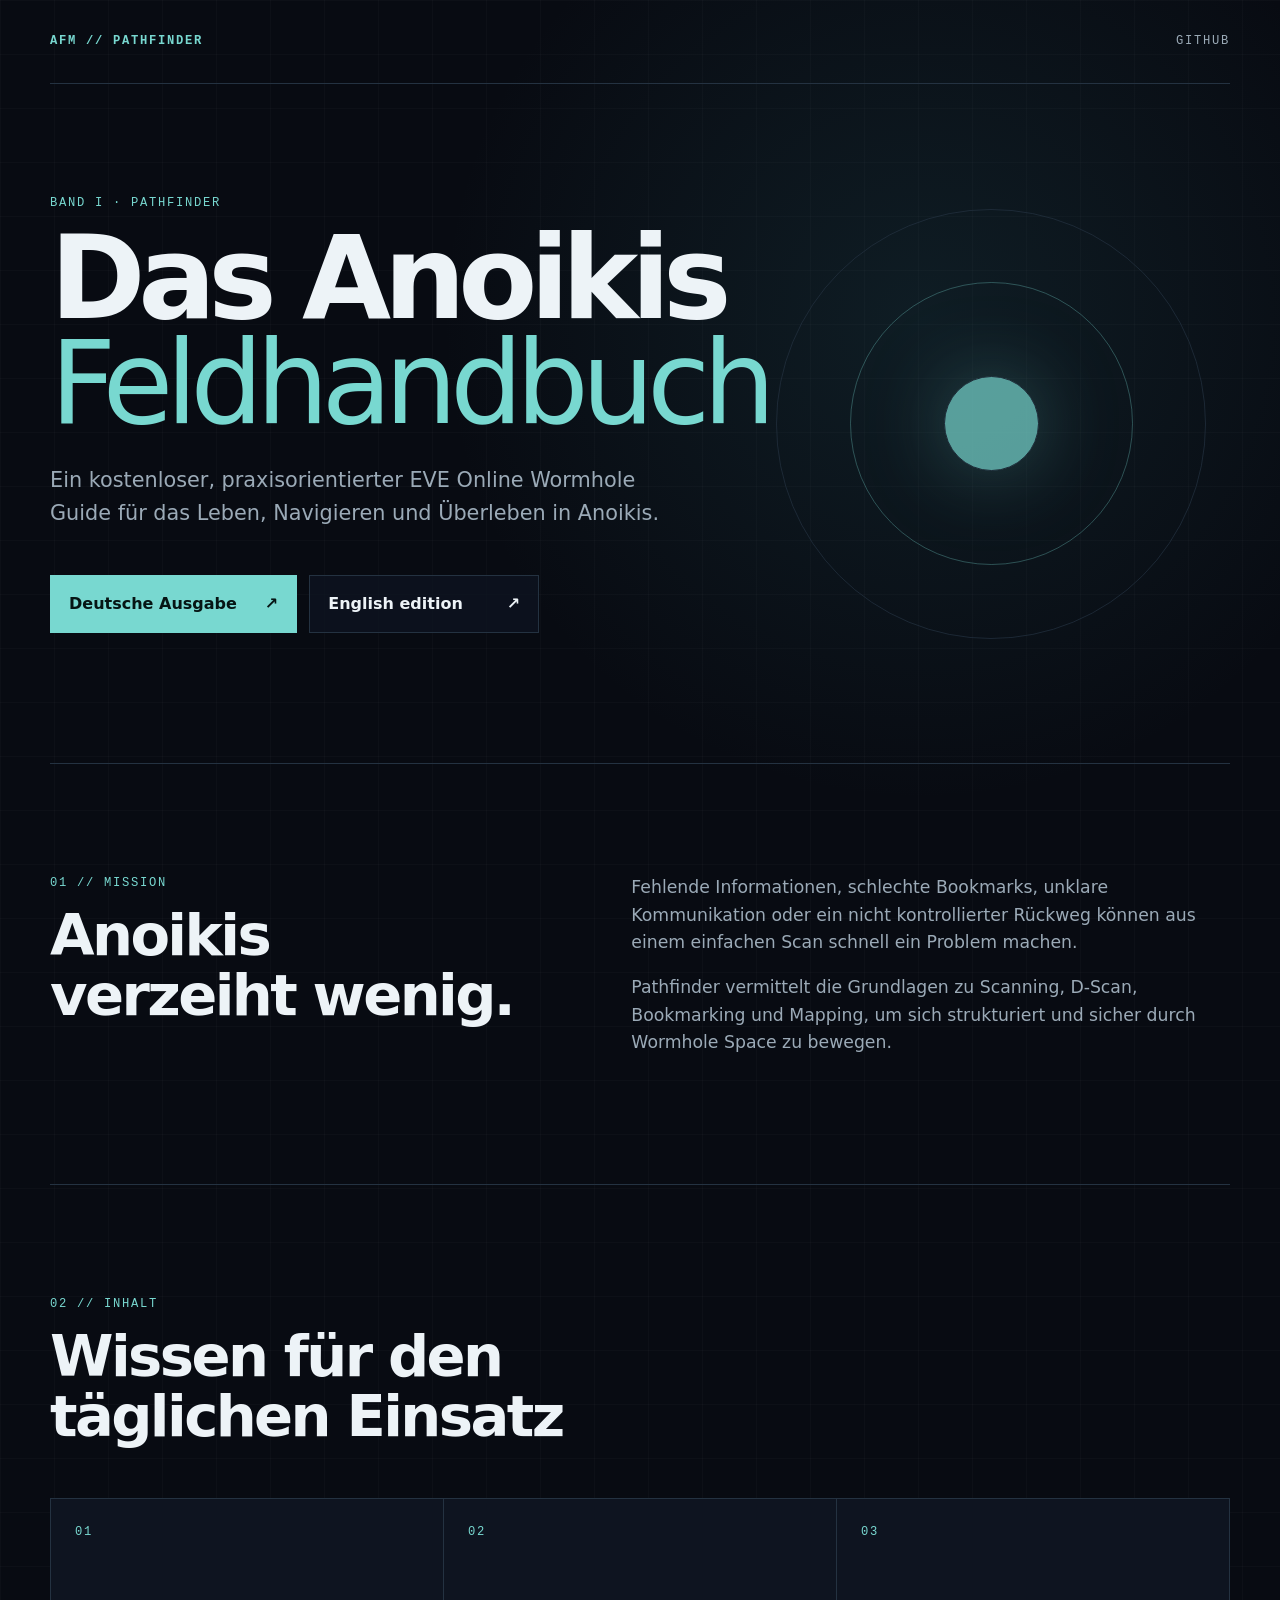
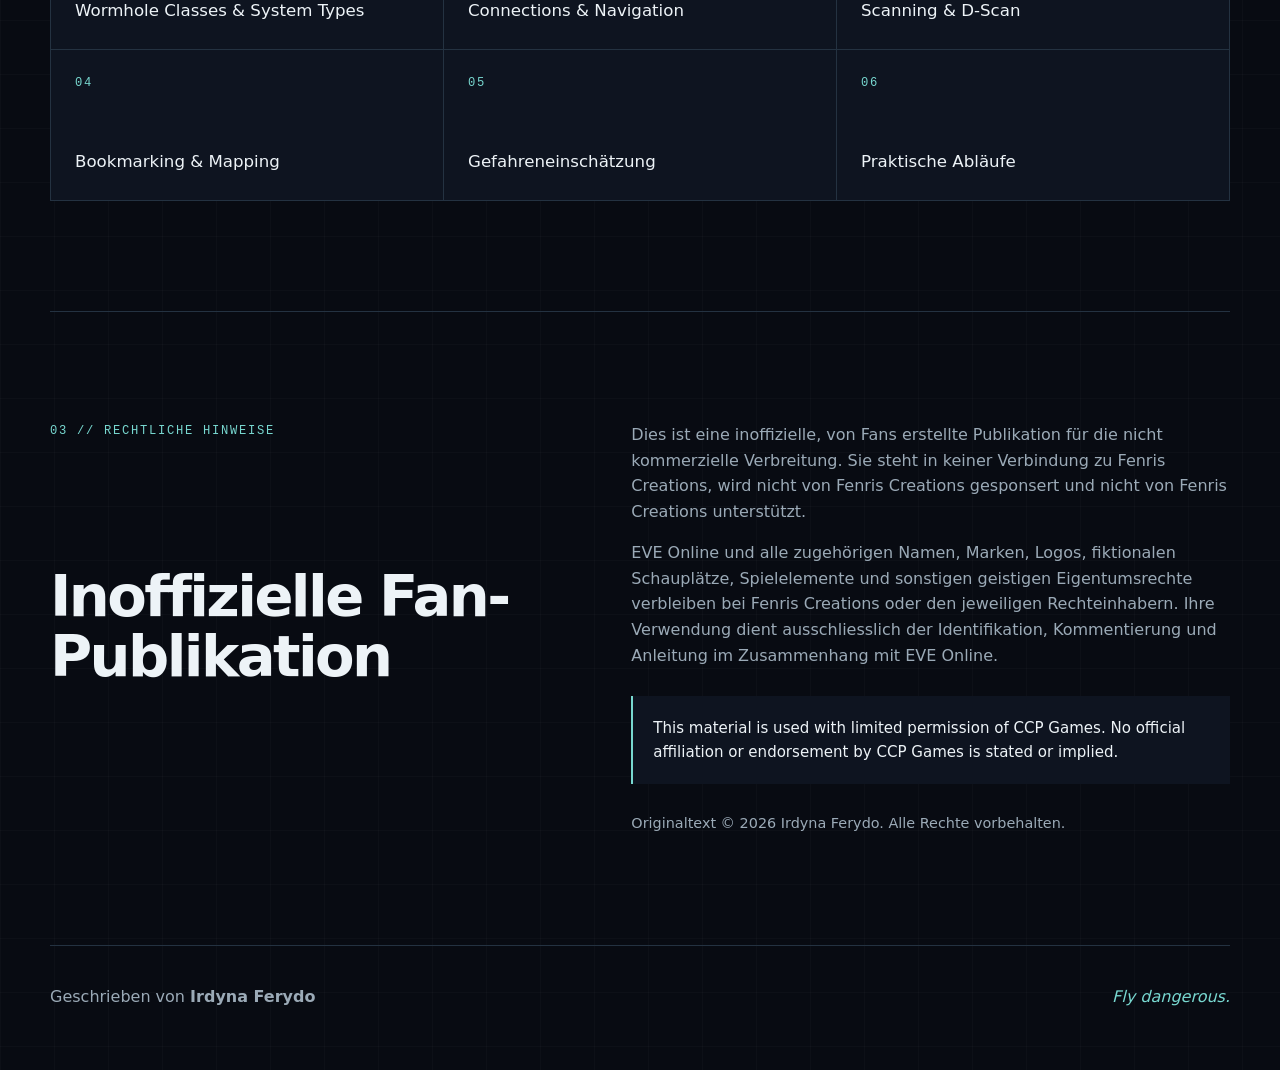
<file: index.html>
<!doctype html>
<html lang="de">
  <head>
    <meta charset="utf-8">
    <meta name="viewport" content="width=device-width, initial-scale=1">
    <meta name="description" content="Kostenloses EVE Online Wormhole-Handbuch zu Scanning, D-Scan, Bookmarking, Mapping und sicherer Navigation durch Anoikis – auf Deutsch und Englisch.">
    <meta name="robots" content="index, follow">
    <meta name="google-site-verification" content="0Q5ZAfvmQIRVpS-JTx2E5B0g8IF9yb4y7Jmr79K9SLI">
    <meta name="theme-color" content="#080b12">
    <meta property="og:type" content="book">
    <meta property="og:locale" content="de_CH">
    <meta property="og:title" content="EVE Online Wormhole Guide – Das Anoikis Feldhandbuch">
    <meta property="og:description" content="Pathfinder: Das kostenlose Feldhandbuch für Scanning, Navigation und Überleben im Wormhole Space.">
    <meta property="og:url" content="https://melaywen.github.io/AnoikisFieldManual/">
    <meta name="twitter:card" content="summary">
    <meta name="twitter:title" content="EVE Online Wormhole Guide – Das Anoikis Feldhandbuch">
    <meta name="twitter:description" content="Pathfinder: Das kostenlose Feldhandbuch für Scanning, Navigation und Überleben im Wormhole Space.">
    <title>EVE Online Wormhole Guide | Anoikis Feldhandbuch</title>
    <link rel="canonical" href="https://melaywen.github.io/AnoikisFieldManual/">
    <link rel="stylesheet" href="styles.css">
    <script type="application/ld+json">
      {
        "@context": "https://schema.org",
        "@graph": [
          {
            "@type": "WebSite",
            "@id": "https://melaywen.github.io/AnoikisFieldManual/#website",
            "url": "https://melaywen.github.io/AnoikisFieldManual/",
            "name": "Das Anoikis Feldhandbuch",
            "inLanguage": ["de", "en"]
          },
          {
            "@type": "Book",
            "@id": "https://melaywen.github.io/AnoikisFieldManual/#book",
            "url": "https://melaywen.github.io/AnoikisFieldManual/",
            "name": "The Anoikis Field Manual – Volume I: Pathfinder",
            "alternateName": "Das Anoikis Feldhandbuch – Band I: Pathfinder",
            "description": "Ein praxisorientiertes EVE Online Feldhandbuch für Wormhole Space, Scanning, D-Scan, Bookmarking, Mapping und sichere Navigation durch Anoikis.",
            "author": {
              "@type": "Person",
              "name": "Irdyna Ferydo"
            },
            "publisher": {
              "@type": "Organization",
              "name": "Unsettling Whisper"
            },
            "inLanguage": ["de", "en"],
            "isAccessibleForFree": true,
            "isPartOf": {
              "@id": "https://melaywen.github.io/AnoikisFieldManual/#website"
            },
            "workExample": [
              {
                "@type": "Book",
                "bookFormat": "https://schema.org/EBook",
                "inLanguage": "de",
                "url": "https://melaywen.github.io/AnoikisFieldManual/DE/The-Anoikis-Field-Manual-Volume-I-Pathfinder-DE.pdf"
              },
              {
                "@type": "Book",
                "bookFormat": "https://schema.org/EBook",
                "inLanguage": "en",
                "url": "https://melaywen.github.io/AnoikisFieldManual/EN/The-Anoikis-Field-Manual-Volume-I-Pathfinder.pdf"
              }
            ]
          }
        ]
      }
    </script>
  </head>
  <body>
    <header class="site-header">
      <a class="brand" href="#top" aria-label="Zur Startseite">AFM // PATHFINDER</a>
      <a class="header-link" href="https://github.com/Melaywen/AnoikisFieldManual">GitHub</a>
    </header>

    <main id="top">
      <section class="hero" aria-labelledby="hero-title">
        <div class="signal" aria-hidden="true">
          <span></span><span></span><span></span>
        </div>
        <p class="eyebrow">Band I · Pathfinder</p>
        <h1 id="hero-title">Das Anoikis<br><em>Feldhandbuch</em></h1>
        <p class="lead">
          Ein kostenloser, praxisorientierter EVE Online Wormhole Guide für
          das Leben, Navigieren und Überleben in Anoikis.
        </p>
        <div class="actions" aria-label="Ausgabe auswählen">
          <a class="button button-primary" href="DE/The-Anoikis-Field-Manual-Volume-I-Pathfinder-DE.pdf">
            Deutsche Ausgabe <span aria-hidden="true">↗</span>
          </a>
          <a class="button button-secondary" href="EN/The-Anoikis-Field-Manual-Volume-I-Pathfinder.pdf" lang="en">
            English edition <span aria-hidden="true">↗</span>
          </a>
        </div>
      </section>

      <section class="briefing" aria-labelledby="briefing-title">
        <div>
          <p class="section-number">01 // Mission</p>
          <h2 id="briefing-title">Anoikis verzeiht wenig.</h2>
        </div>
        <div class="briefing-copy">
          <p>
            Fehlende Informationen, schlechte Bookmarks, unklare Kommunikation
            oder ein nicht kontrollierter Rückweg können aus einem einfachen
            Scan schnell ein Problem machen.
          </p>
          <p>
            Pathfinder vermittelt die Grundlagen zu Scanning, D-Scan,
            Bookmarking und Mapping, um sich strukturiert und sicher durch
            Wormhole Space zu bewegen.
          </p>
        </div>
      </section>

      <section class="topics" aria-labelledby="topics-title">
        <p class="section-number">02 // Inhalt</p>
        <h2 id="topics-title">Wissen für den täglichen Einsatz</h2>
        <ul class="topic-grid">
          <li><span>01</span>Wormhole Classes &amp; System Types</li>
          <li><span>02</span>Connections &amp; Navigation</li>
          <li><span>03</span>Scanning &amp; D-Scan</li>
          <li><span>04</span>Bookmarking &amp; Mapping</li>
          <li><span>05</span>Gefahreneinschätzung</li>
          <li><span>06</span>Praktische Abläufe</li>
        </ul>
      </section>

      <section class="legal" aria-labelledby="legal-title">
        <p class="section-number">03 // Rechtliche Hinweise</p>
        <h2 id="legal-title">Inoffizielle Fan-Publikation</h2>
        <div class="legal-copy">
          <p>
            Dies ist eine inoffizielle, von Fans erstellte Publikation für die
            nicht kommerzielle Verbreitung. Sie steht in keiner Verbindung zu
            Fenris Creations, wird nicht von Fenris Creations gesponsert und
            nicht von Fenris Creations unterstützt.
          </p>
          <p>
            EVE Online und alle zugehörigen Namen, Marken, Logos, fiktionalen
            Schauplätze, Spielelemente und sonstigen geistigen Eigentumsrechte
            verbleiben bei Fenris Creations oder den jeweiligen Rechteinhabern.
            Ihre Verwendung dient ausschliesslich der Identifikation,
            Kommentierung und Anleitung im Zusammenhang mit EVE Online.
          </p>
          <p class="legacy-notice" lang="en">
            This material is used with limited permission of CCP Games. No
            official affiliation or endorsement by CCP Games is stated or implied.
          </p>
          <p class="copyright">
            Originaltext © 2026 Irdyna Ferydo. Alle Rechte vorbehalten.
          </p>
        </div>
      </section>
    </main>

    <footer>
      <p>Geschrieben von <strong>Irdyna Ferydo</strong></p>
      <p class="motto">Fly dangerous.</p>
    </footer>
  </body>
</html>
</file>
<file: styles.css>
:root {
  color-scheme: dark;
  --bg: #080b12;
  --panel: #0e1420;
  --text: #edf3f7;
  --muted: #9baab7;
  --line: #243241;
  --accent: #78d8d0;
  --accent-dark: #061514;
  --max-width: 1180px;
}

* { box-sizing: border-box; }

html { scroll-behavior: smooth; }

body {
  margin: 0;
  background:
    radial-gradient(circle at 72% 12%, rgb(46 110 120 / 18%), transparent 30rem),
    linear-gradient(rgb(255 255 255 / 2%) 1px, transparent 1px),
    linear-gradient(90deg, rgb(255 255 255 / 2%) 1px, transparent 1px),
    var(--bg);
  background-size: auto, 54px 54px, 54px 54px, auto;
  color: var(--text);
  font-family: Inter, ui-sans-serif, system-ui, -apple-system, BlinkMacSystemFont, "Segoe UI", sans-serif;
  line-height: 1.6;
}

a { color: inherit; }

.site-header,
main,
footer {
  width: min(calc(100% - 40px), var(--max-width));
  margin-inline: auto;
}

.site-header {
  display: flex;
  align-items: center;
  justify-content: space-between;
  min-height: 84px;
  border-bottom: 1px solid var(--line);
}

.brand,
.header-link,
.eyebrow,
.section-number,
.topic-grid span {
  font-family: ui-monospace, SFMono-Regular, Menlo, Monaco, Consolas, monospace;
  font-size: .76rem;
  letter-spacing: .14em;
  text-transform: uppercase;
}

.brand,
.header-link { text-decoration: none; }
.brand { color: var(--accent); font-weight: 700; }
.header-link { color: var(--muted); }
.header-link:hover { color: var(--text); }

.hero {
  position: relative;
  min-height: 680px;
  display: flex;
  flex-direction: column;
  justify-content: center;
  padding: 100px 0 120px;
  border-bottom: 1px solid var(--line);
  overflow: hidden;
}

.signal {
  position: absolute;
  right: 2%;
  top: 50%;
  width: min(38vw, 430px);
  aspect-ratio: 1;
  transform: translateY(-50%);
  opacity: .7;
}

.signal span {
  position: absolute;
  inset: 0;
  border: 1px solid var(--line);
  border-radius: 50%;
}

.signal span:nth-child(2) { inset: 17%; border-color: rgb(120 216 208 / 45%); }
.signal span:nth-child(3) { inset: 39%; background: var(--accent); box-shadow: 0 0 80px rgb(120 216 208 / 40%); }

.eyebrow,
.section-number { color: var(--accent); }

h1,
h2,
p { margin-top: 0; }

h1 {
  position: relative;
  z-index: 1;
  max-width: 850px;
  margin-bottom: 28px;
  font-size: clamp(3.5rem, 9vw, 7.4rem);
  line-height: .91;
  letter-spacing: -.065em;
}

h1 em { color: var(--accent); font-style: normal; font-weight: 300; }

.lead {
  position: relative;
  z-index: 1;
  max-width: 630px;
  color: var(--muted);
  font-size: clamp(1.05rem, 2vw, 1.3rem);
}

.actions {
  position: relative;
  z-index: 1;
  display: flex;
  flex-wrap: wrap;
  gap: 12px;
  margin-top: 24px;
}

.button {
  display: inline-flex;
  align-items: center;
  justify-content: space-between;
  gap: 28px;
  min-width: 230px;
  padding: 15px 18px;
  border: 1px solid var(--line);
  text-decoration: none;
  font-weight: 650;
  transition: transform .2s ease, border-color .2s ease, background .2s ease;
}

.button:hover { transform: translateY(-2px); border-color: var(--accent); }
.button-primary { background: var(--accent); color: var(--accent-dark); border-color: var(--accent); }
.button-secondary { background: rgb(14 20 32 / 78%); }

.briefing,
.topics,
.legal { padding: 110px 0; }

.briefing {
  display: grid;
  grid-template-columns: .8fr 1fr;
  gap: 8vw;
  border-bottom: 1px solid var(--line);
}

h2 {
  max-width: 720px;
  margin-bottom: 34px;
  font-size: clamp(2rem, 4.5vw, 4rem);
  line-height: 1.05;
  letter-spacing: -.045em;
}

.briefing-copy {
  color: var(--muted);
  font-size: 1.08rem;
}

.topic-grid {
  display: grid;
  grid-template-columns: repeat(3, 1fr);
  gap: 1px;
  margin: 50px 0 0;
  padding: 1px;
  background: var(--line);
  list-style: none;
}

.topic-grid li {
  min-height: 150px;
  display: flex;
  flex-direction: column;
  justify-content: space-between;
  padding: 24px;
  background: var(--panel);
  font-size: 1.04rem;
}

.topic-grid span { color: var(--accent); }

.legal {
  display: grid;
  grid-template-columns: .8fr 1fr;
  column-gap: 8vw;
  border-top: 1px solid var(--line);
}

.legal .section-number { grid-column: 1; }
.legal h2 { grid-column: 1; }

.legal-copy {
  grid-column: 2;
  grid-row: 1 / span 2;
  color: var(--muted);
}

.legacy-notice {
  margin-top: 28px;
  padding: 20px;
  border-left: 2px solid var(--accent);
  background: var(--panel);
  color: var(--text);
  font-size: .94rem;
}

.copyright {
  margin: 28px 0 0;
  font-size: .9rem;
}

footer {
  display: flex;
  justify-content: space-between;
  padding: 38px 0 60px;
  border-top: 1px solid var(--line);
  color: var(--muted);
}

footer p { margin: 0; }
.motto { color: var(--accent); font-style: italic; }

@media (max-width: 760px) {
  .site-header, main, footer { width: min(calc(100% - 28px), var(--max-width)); }
  .hero { min-height: 620px; padding-block: 80px; }
  .signal { width: 300px; right: -130px; top: 30%; opacity: .45; }
  h1 { font-size: clamp(3.2rem, 17vw, 5rem); }
  .briefing { grid-template-columns: 1fr; gap: 24px; }
  .briefing, .topics, .legal { padding: 76px 0; }
  .legal { display: block; }
  .topic-grid { grid-template-columns: 1fr; }
  .topic-grid li { min-height: 112px; }
  footer { flex-direction: column; gap: 8px; }
}

@media (prefers-reduced-motion: reduce) {
  html { scroll-behavior: auto; }
  .button { transition: none; }
}
</file>
